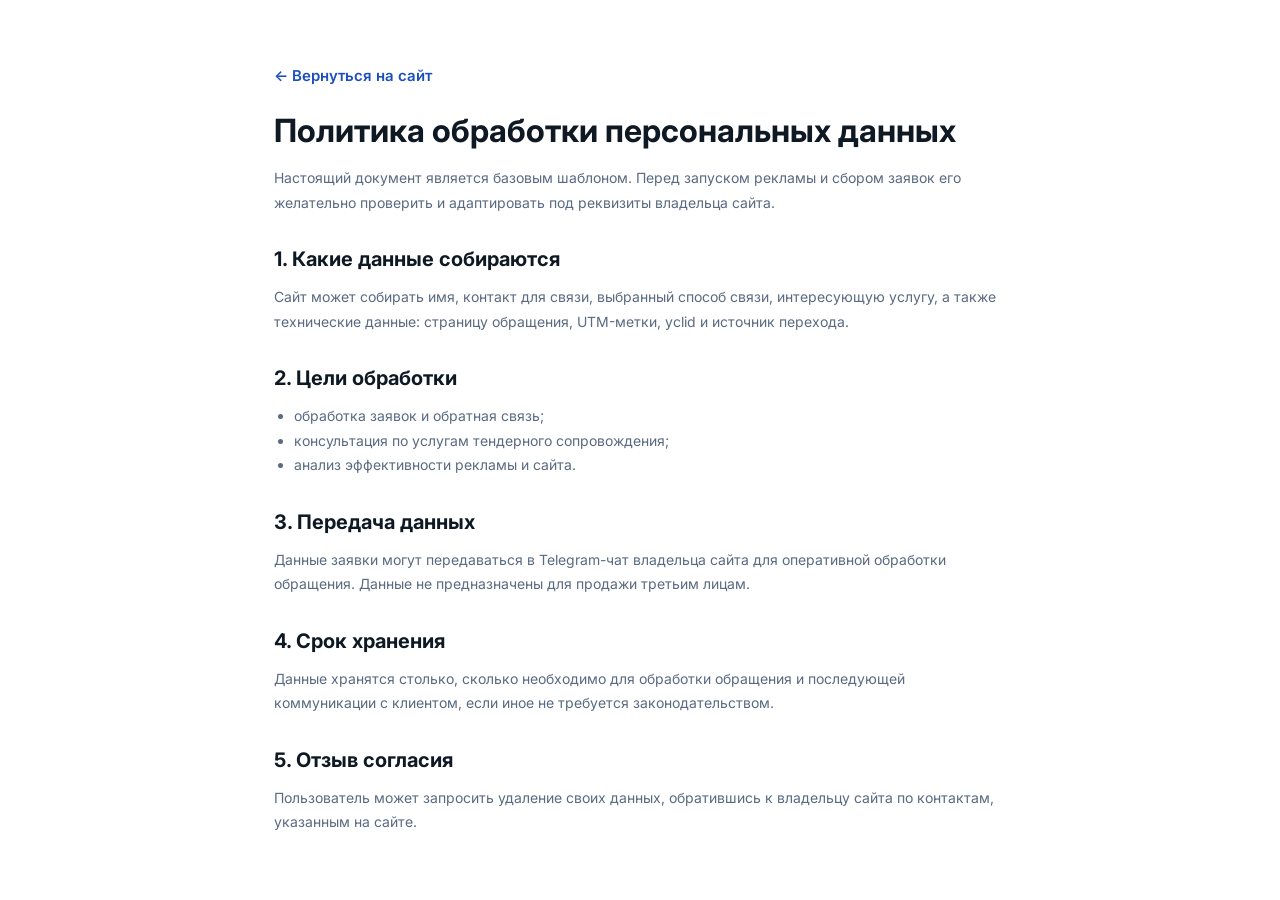
<file: privacy.html>
<!DOCTYPE html>
<html lang="ru">
<head>
<meta charset="UTF-8">
<meta name="viewport" content="width=device-width, initial-scale=1.0">
<title>Политика обработки персональных данных — ПроТендеры</title>
<link rel="preconnect" href="https://fonts.googleapis.com">
<link href="https://fonts.googleapis.com/css2?family=Inter:wght@400;500;600;700&display=swap" rel="stylesheet">
<link rel="stylesheet" href="/css/style.css">
<style>.privacy-page{max-width:860px;margin:0 auto;padding:64px 5vw}.privacy-page h1{font-size:32px;line-height:1.2;margin-bottom:16px}.privacy-page h2{font-size:20px;margin:28px 0 10px}.privacy-page p,.privacy-page li{color:var(--muted);font-size:14px;line-height:1.75}.privacy-page ul{padding-left:20px}.privacy-back{display:inline-flex;margin-bottom:24px;color:var(--blue);font-weight:600}</style>
</head>
<body>
<main class="privacy-page">
<a class="privacy-back" href="/">← Вернуться на сайт</a>
<h1>Политика обработки персональных данных</h1>
<p>Настоящий документ является базовым шаблоном. Перед запуском рекламы и сбором заявок его желательно проверить и адаптировать под реквизиты владельца сайта.</p>
<h2>1. Какие данные собираются</h2>
<p>Сайт может собирать имя, контакт для связи, выбранный способ связи, интересующую услугу, а также технические данные: страницу обращения, UTM-метки, yclid и источник перехода.</p>
<h2>2. Цели обработки</h2>
<ul><li>обработка заявок и обратная связь;</li><li>консультация по услугам тендерного сопровождения;</li><li>анализ эффективности рекламы и сайта.</li></ul>
<h2>3. Передача данных</h2>
<p>Данные заявки могут передаваться в Telegram-чат владельца сайта для оперативной обработки обращения. Данные не предназначены для продажи третьим лицам.</p>
<h2>4. Срок хранения</h2>
<p>Данные хранятся столько, сколько необходимо для обработки обращения и последующей коммуникации с клиентом, если иное не требуется законодательством.</p>
<h2>5. Отзыв согласия</h2>
<p>Пользователь может запросить удаление своих данных, обратившись к владельцу сайта по контактам, указанным на сайте.</p>
</main>
</body>
</html>
</file>
<file: css/style.css>
*,*::before,*::after{box-sizing:border-box;margin:0;padding:0}
html{scroll-behavior:smooth}
:root{--blue:#1B4FBB;--blue-d:#143DA0;--blue-lt:#EDF2FF;--accent:#E8530A;--green:#1A7A4A;--text:#0F1923;--muted:#5A6A80;--light:#F4F6FA;--border:#DDE3EE}
body{font-family:'Inter',sans-serif;color:var(--text);background:#fff;font-size:15px;line-height:1.6;-webkit-font-smoothing:antialiased}
a{color:inherit;text-decoration:none}

.topbar{background:var(--blue);color:#fff;font-size:13px;padding:8px 5vw;display:flex;justify-content:space-between;align-items:center}
.topbar a{color:#fff;opacity:.85}.topbar a:hover{opacity:1}
.topbar-r{display:flex;gap:1.5rem}

nav{background:#fff;border-bottom:1px solid var(--border);padding:0 5vw;display:flex;align-items:center;justify-content:space-between;height:68px;position:sticky;top:0;z-index:100;box-shadow:0 1px 8px rgba(0,0,0,.06)}
.logo-text{font-size:20px;font-weight:700;color:var(--blue);letter-spacing:-.02em}.logo-text span{color:var(--accent)}
.nav-links{display:flex;gap:1.5rem}
.nav-links a{font-size:14px;color:var(--muted);font-weight:500;transition:color .15s}.nav-links a:hover{color:var(--blue)}
.btn-nav{background:var(--blue);color:#fff;font-size:13px;font-weight:600;padding:10px 22px;border-radius:6px;display:flex;align-items:center;gap:7px;transition:background .15s;cursor:pointer;border:none;font-family:inherit}.btn-nav:hover{background:var(--blue-d)}

  /* CONTACT TABS */
.contact-tabs{display:flex;gap:6px;margin-bottom:8px}
.ctab{flex:1;padding:8px 4px;border:1.5px solid var(--border);border-radius:6px;background:#fff;font-size:12px;font-weight:500;color:var(--muted);cursor:pointer;font-family:inherit;transition:border-color .15s,color .15s,background .15s}
.ctab.active{border-color:var(--blue);color:var(--blue);background:var(--blue-lt)}
.ctab:hover:not(.active){border-color:#aab8d4}
  
/* HERO */
.hero{background:linear-gradient(135deg,#0F2A6B 0%,#1B4FBB 60%,#2563EB 100%);color:#fff;padding:64px 5vw 56px;display:grid;grid-template-columns:1fr 380px;gap:4rem;align-items:center}
.hero-badge{display:inline-flex;align-items:center;gap:6px;background:rgba(255,255,255,.12);border:1px solid rgba(255,255,255,.2);font-size:12px;font-weight:500;padding:5px 12px;border-radius:20px;margin-bottom:1.25rem;color:#c7d8ff}
.hero h1{font-size:clamp(28px,3.5vw,44px);font-weight:700;line-height:1.18;margin-bottom:.75rem;letter-spacing:-.02em}
.hero h1 span{color:#93C5FD}
.hero-proof{display:inline-flex;align-items:center;gap:8px;background:rgba(255,255,255,.1);border:1px solid rgba(255,255,255,.18);padding:7px 14px;border-radius:6px;font-size:13px;color:rgba(255,255,255,.85);margin-bottom:1.25rem;cursor:pointer;transition:background .2s;border-width:1px}
.hero-proof:hover{background:rgba(255,255,255,.18)}
.hero-lead{font-size:16px;color:rgba(255,255,255,.8);line-height:1.65;margin-bottom:1.75rem;max-width:520px}
.hero-actions{display:flex;gap:12px;flex-wrap:wrap;margin-bottom:2rem}
.btn-accent{background:var(--accent);color:#fff;font-size:14px;font-weight:700;padding:14px 28px;border-radius:6px;display:inline-flex;align-items:center;gap:8px;transition:opacity .15s;cursor:pointer;border:none;font-family:inherit}.btn-accent:hover{opacity:.9}
.btn-white-ol{background:transparent;color:#fff;border:1.5px solid rgba(255,255,255,.4);font-size:14px;font-weight:500;padding:13px 24px;border-radius:6px;transition:border-color .15s;cursor:pointer;font-family:inherit;display:inline-flex;align-items:center}.btn-white-ol:hover{border-color:rgba(255,255,255,.8)}
.hero-trust{display:flex;gap:1.5rem;flex-wrap:wrap}
.trust-item{display:flex;align-items:center;gap:7px;font-size:13px;color:rgba(255,255,255,.7)}
.trust-dot{width:6px;height:6px;border-radius:50%;background:#4ADE80;flex-shrink:0}

.hero-card{background:#fff;color:var(--text);border-radius:12px;padding:2rem;box-shadow:0 20px 60px rgba(0,0,0,.25)}
.hero-card h3{font-size:17px;font-weight:700;margin-bottom:.3rem}
.hero-card>p{font-size:13px;color:var(--muted);margin-bottom:1.25rem}
.ff{margin-bottom:12px}
.ff label{display:block;font-size:12px;font-weight:500;color:var(--muted);margin-bottom:5px}
.ff input,.ff select{width:100%;padding:11px 14px;border:1.5px solid var(--border);border-radius:6px;font-size:14px;font-family:inherit;color:var(--text);outline:none;transition:border-color .15s}
.ff input:focus,.ff select:focus{border-color:var(--blue)}
.form-submit{width:100%;padding:13px;background:var(--blue);color:#fff;font-size:14px;font-weight:700;border:none;border-radius:6px;cursor:pointer;font-family:inherit;transition:background .15s;margin-top:4px}.form-submit:hover{background:var(--blue-d)}
.form-note{font-size:11px;color:var(--muted);text-align:center;margin-top:10px}

.stats-strip{background:var(--blue-lt);border-bottom:1px solid #C7D7F4;padding:0 5vw;display:flex}
.stat{flex:1;padding:1.5rem 1rem;border-right:1px solid #C7D7F4;text-align:center}.stat:last-child{border-right:none}
.stat-num{font-size:26px;font-weight:700;color:var(--blue);line-height:1;margin-bottom:3px}
.stat-label{font-size:12px;color:var(--muted)}

.section{padding:64px 5vw}
.section-alt{background:var(--light)}
.section-head{text-align:center;margin-bottom:3rem}
.stag{display:inline-block;background:var(--blue-lt);color:var(--blue);font-size:11px;font-weight:600;letter-spacing:.08em;text-transform:uppercase;padding:4px 12px;border-radius:20px;margin-bottom:.75rem}
.stitle{font-size:clamp(22px,3vw,32px);font-weight:700;line-height:1.2;letter-spacing:-.02em}.stitle span{color:var(--blue)}
.ssub{font-size:15px;color:var(--muted);margin-top:.6rem}

/* CREDENTIALS */
.cred-grid{display:grid;grid-template-columns:1fr 1fr;gap:3rem;align-items:start}
.cred-stats{display:grid;grid-template-columns:1fr 1fr;gap:12px}
.cred-box{background:#fff;border:1px solid var(--border);border-radius:10px;padding:1.25rem 1.5rem}
.cred-box-num{font-size:30px;font-weight:700;color:var(--blue);line-height:1;margin-bottom:4px}
.cred-box-label{font-size:12px;color:var(--muted);line-height:1.4}
.cred-box.wide{grid-column:1/-1;background:var(--blue);color:#fff}
.cred-box.wide .cred-box-num{color:#93C5FD;font-size:32px}
.cred-box.wide .cred-box-label{color:rgba(255,255,255,.75);font-size:13px}
.cred-right{display:flex;flex-direction:column;gap:14px}
.badge-row{display:flex;align-items:center;gap:12px;padding:14px 16px;background:#fff;border:1px solid var(--border);border-radius:8px}
.badge-icon{width:36px;height:36px;border-radius:8px;background:var(--blue-lt);display:flex;align-items:center;justify-content:center;color:var(--blue);flex-shrink:0}
.badge-title{font-size:13px;font-weight:600;margin-bottom:2px}
.badge-sub{font-size:12px;color:var(--muted)}
.audience-block{background:#fff;border:1px solid var(--border);border-radius:10px;padding:1.25rem 1.5rem}
.audience-block h4{font-size:12px;font-weight:700;color:var(--muted);text-transform:uppercase;letter-spacing:.07em;margin-bottom:12px}
.aud-list{display:flex;flex-direction:column;gap:8px}
.aud-item{display:flex;align-items:center;gap:8px;font-size:13px}
.aud-dot{width:6px;height:6px;border-radius:50%;background:var(--blue);flex-shrink:0}

/* ── DOCUMENT SLIDER ── */
.docs-section{padding:64px 0;background:#fff;overflow:hidden}
.docs-section-head{text-align:center;margin-bottom:2rem;padding:0 5vw}
.docs-slider-wrap{position:relative;padding:0 5vw}
.docs-track-outer{
  overflow:hidden;
  border-radius:4px;
}
.docs-track{
  display:flex;
  gap:16px;
  transition:transform .35s cubic-bezier(.4,0,.2,1);
  will-change:transform;
  cursor:grab;
  user-select:none;
}
.docs-track.dragging{cursor:grabbing;transition:none}
.doc-slide{
  flex:0 0 calc((100% - 16px*3) / 4);
  min-width:0;
}
.doc-thumb{
  position:relative;cursor:pointer;border-radius:8px;overflow:hidden;
  border:1px solid var(--border);background:var(--light);
  aspect-ratio:3/4;
  transition:transform .2s,box-shadow .2s;
}
.doc-thumb:hover{transform:translateY(-3px);box-shadow:0 8px 28px rgba(27,79,187,.18)}
.doc-thumb img{width:100%;height:100%;object-fit:cover;display:block;pointer-events:none}
.doc-thumb-overlay{
  position:absolute;inset:0;background:rgba(27,79,187,.0);
  display:flex;align-items:center;justify-content:center;
  transition:background .2s;
}
.doc-thumb:hover .doc-thumb-overlay{background:rgba(27,79,187,.35)}
.doc-thumb-overlay svg{opacity:0;transition:opacity .2s;color:#fff}
.doc-thumb:hover .doc-thumb-overlay svg{opacity:1}
.doc-caption{font-size:11px;color:var(--muted);text-align:center;padding:8px 8px 10px;background:#fff;border-top:1px solid var(--border);line-height:1.4}

/* Slider arrows */
.slider-arrow{
  position:absolute;top:50%;transform:translateY(-60%);
  width:40px;height:40px;border-radius:50%;
  background:#fff;border:1px solid var(--border);
  display:flex;align-items:center;justify-content:center;
  cursor:pointer;z-index:10;transition:background .15s,box-shadow .15s;
  box-shadow:0 2px 8px rgba(0,0,0,.1);
  color:var(--blue);
}
.slider-arrow:hover{background:var(--blue-lt);box-shadow:0 4px 14px rgba(27,79,187,.2)}
.slider-arrow.prev{left:calc(5vw - 20px)}
.slider-arrow.next{right:calc(5vw - 20px)}
.slider-arrow.disabled{opacity:.35;cursor:default;pointer-events:none}

/* Slider dots */
.slider-dots{display:flex;justify-content:center;gap:6px;margin-top:20px}
.slider-dot{width:7px;height:7px;border-radius:50%;background:var(--border);cursor:pointer;transition:background .2s,transform .2s}
.slider-dot.active{background:var(--blue);transform:scale(1.3)}

/* LIGHTBOX */
.lightbox{display:none;position:fixed;inset:0;background:rgba(0,0,0,.88);z-index:3000;align-items:center;justify-content:center;padding:20px}
.lightbox.open{display:flex}
.lightbox-inner{position:relative;max-width:720px;width:100%;display:flex;flex-direction:column;align-items:center;gap:14px}
.lightbox-img{max-height:82vh;max-width:100%;border-radius:8px;object-fit:contain;box-shadow:0 24px 64px rgba(0,0,0,.5)}
.lightbox-close{position:absolute;top:-48px;right:0;color:#fff;font-size:30px;cursor:pointer;background:none;border:none;opacity:.7;transition:opacity .2s;font-family:inherit;line-height:1}.lightbox-close:hover{opacity:1}
.lightbox-caption{color:rgba(255,255,255,.75);font-size:13px;text-align:center;max-width:500px}
.lightbox-nav{display:flex;align-items:center;gap:14px}
.lb-btn{background:rgba(255,255,255,.15);border:1px solid rgba(255,255,255,.25);color:#fff;padding:8px 20px;border-radius:6px;cursor:pointer;font-size:13px;font-family:inherit;transition:background .2s}.lb-btn:hover{background:rgba(255,255,255,.28)}
.lightbox-counter{font-size:12px;color:rgba(255,255,255,.45);min-width:48px;text-align:center}

/* SERVICES */
.svc-cat-label{font-size:11px;font-weight:700;letter-spacing:.1em;text-transform:uppercase;color:var(--muted);margin-bottom:14px;padding-bottom:10px;border-bottom:1px solid var(--border)}
.svc-grid{display:grid;grid-template-columns:repeat(3,1fr);gap:14px;margin-bottom:28px}
.svc-card{background:#fff;border:1.5px solid var(--border);border-radius:10px;padding:1.25rem;transition:border-color .2s,box-shadow .2s}
.svc-card:hover{border-color:var(--blue);box-shadow:0 4px 20px rgba(27,79,187,.1)}
.svc-top{display:flex;align-items:flex-start;justify-content:space-between;margin-bottom:.9rem}
.svc-ico{width:38px;height:38px;border-radius:8px;background:var(--blue-lt);display:flex;align-items:center;justify-content:center;color:var(--blue)}
.svc-n{font-size:11px;font-weight:700;color:#C7D7F4}
.svc-title{font-size:14px;font-weight:600;margin-bottom:.35rem;line-height:1.35}.svc-title strong{color:var(--blue)}
.svc-desc{font-size:12px;color:var(--muted);line-height:1.6}
.svc-sub{font-size:11px;color:var(--muted);margin-top:8px;padding-top:8px;border-top:1px solid var(--border)}.svc-sub span{display:block;margin-bottom:2px}

/* PACKAGES */
.pkg-grid{display:grid;grid-template-columns:repeat(3,1fr);gap:18px}
.pkg{background:#fff;border:1.5px solid var(--border);border-radius:12px;padding:1.75rem;display:flex;flex-direction:column}
.pkg.feat{border-color:var(--blue);box-shadow:0 8px 40px rgba(27,79,187,.15);position:relative}
.pkg-badge{position:absolute;top:-12px;left:50%;transform:translateX(-50%);background:var(--blue);color:#fff;font-size:11px;font-weight:600;letter-spacing:.05em;padding:3px 14px;border-radius:20px;white-space:nowrap}
.pkg-name{font-size:14px;font-weight:700;margin-bottom:.75rem;line-height:1.3}
.pkg-desc{font-size:13px;color:var(--muted);margin-bottom:1.25rem;padding-bottom:1.25rem;border-bottom:1px solid var(--border)}
.pkg-feats{flex:1;display:flex;flex-direction:column;gap:7px;margin-bottom:1.5rem}
.pf{display:flex;align-items:flex-start;gap:8px;font-size:12px}
.chk{display:inline-block;width:16px;height:16px;flex-shrink:0}
.pkg-btn{display:block;text-align:center;padding:11px;border-radius:6px;font-size:13px;font-weight:600;border:1.5px solid var(--blue);color:var(--blue);transition:background .15s,color .15s;cursor:pointer;background:transparent;width:100%;font-family:inherit}
.pkg.feat .pkg-btn{background:var(--blue);color:#fff}.pkg-btn:hover{background:var(--blue);color:#fff}

/* PROCESS */
.proc-steps{display:grid;grid-template-columns:repeat(5,1fr);gap:0;position:relative}
.proc-steps::before{content:'';position:absolute;top:26px;left:5%;right:5%;height:2px;background:var(--border);z-index:0}
.proc-step{text-align:center;padding:0 1rem;position:relative;z-index:1}
.proc-dot{width:52px;height:52px;border-radius:50%;background:var(--blue);color:#fff;font-size:16px;font-weight:700;display:flex;align-items:center;justify-content:center;margin:0 auto 1rem;border:3px solid #fff;box-shadow:0 0 0 2px var(--blue)}
.proc-title{font-size:13px;font-weight:600;margin-bottom:.35rem}
.proc-desc{font-size:12px;color:var(--muted);line-height:1.55}

/* WHY */
.adv-grid{display:grid;grid-template-columns:1fr 1fr;gap:2rem;align-items:start}
.adv-list{display:grid;grid-template-columns:1fr 1fr;gap:14px}
.adv-item{background:#fff;border:1px solid var(--border);border-radius:10px;padding:1.25rem}
.adv-icon{font-size:22px;margin-bottom:.6rem}
.adv-title{font-size:14px;font-weight:600;margin-bottom:.3rem}.adv-title span{color:var(--blue)}
.adv-desc{font-size:12px;color:var(--muted);line-height:1.55}
.adv-right{display:flex;flex-direction:column;gap:14px}
.hl-box{background:var(--blue);color:#fff;border-radius:12px;padding:1.75rem}
.hl-num{font-size:40px;font-weight:700;line-height:1;margin-bottom:.25rem}
.hl-label{font-size:13px;opacity:.8}
.fas-card{background:#FFF3EE;border:1.5px solid #FBBF9A;border-radius:10px;padding:1.5rem;display:flex;gap:1rem;align-items:flex-start}
.fas-ico{flex-shrink:0;width:40px;height:40px;background:var(--accent);border-radius:8px;display:flex;align-items:center;justify-content:center}
.fas-card h4{font-size:14px;font-weight:600;margin-bottom:.3rem}.fas-card h4 span{color:var(--accent)}
.fas-card p{font-size:12px;color:var(--muted);line-height:1.55}
.audit-mini{background:var(--blue);color:#fff;border-radius:10px;padding:1.5rem 1.75rem;display:flex;justify-content:space-between;align-items:center;gap:1.5rem}
.audit-mini h3{font-size:15px;font-weight:700;margin-bottom:.25rem}.audit-mini h3 span{color:#93C5FD}
.audit-mini p{font-size:12px;opacity:.8}
.btn-wh{background:#fff;color:var(--blue);font-size:13px;font-weight:700;padding:11px 22px;border-radius:6px;white-space:nowrap;transition:opacity .15s;cursor:pointer;border:none;font-family:inherit}.btn-wh:hover{opacity:.9}

/* FAQ */
.faq-list{max-width:720px;margin:0 auto;display:flex;flex-direction:column;gap:8px}
.faq-item{border:1px solid var(--border);border-radius:8px;overflow:hidden}
.faq-q{padding:1rem 1.25rem;font-size:14px;font-weight:600;cursor:pointer;display:flex;justify-content:space-between;align-items:center;background:#fff;user-select:none}.faq-q:hover{background:var(--light)}
.faq-a{padding:0 1.25rem 1rem;font-size:13px;color:var(--muted);line-height:1.65;display:none}
.faq-item.open .faq-a{display:block}
.faq-item.open .faq-q{background:var(--blue-lt);color:var(--blue)}
.faq-arrow{transition:transform .2s;font-size:16px}
.faq-item.open .faq-arrow{transform:rotate(180deg)}

/* CTA / FOOTER */
.cta-final{background:linear-gradient(135deg,#0F2A6B 0%,#1B4FBB 100%);color:#fff;text-align:center;padding:72px 5vw}
.cta-final h2{font-size:clamp(24px,3.5vw,40px);font-weight:700;margin-bottom:.75rem;letter-spacing:-.02em}
.cta-final h2 span{color:#93C5FD}
.cta-final p{font-size:16px;opacity:.8;margin-bottom:2rem}
.cta-btns{display:flex;gap:12px;justify-content:center;flex-wrap:wrap}
footer{background:#0F1923;color:#8898AA;padding:2.5rem 5vw;display:flex;justify-content:space-between;align-items:center;flex-wrap:wrap;gap:1rem}
.f-logo{font-size:18px;font-weight:700;color:#fff}.f-logo span{color:var(--accent)}
.f-links{display:flex;gap:1.5rem}
.f-links a{font-size:13px;color:#8898AA;transition:color .15s}.f-links a:hover{color:#fff}

/* POPUP */
.popup-overlay{display:none;position:fixed;inset:0;background:rgba(0,0,0,0);z-index:2000;align-items:center;justify-content:center;padding:20px;transition:background .25s}
.popup-overlay.open{display:flex;background:rgba(0,0,0,.55)}
.popup-modal{background:#fff;border-radius:12px;max-width:460px;width:100%;padding:2rem;box-shadow:0 20px 60px rgba(0,0,0,.25);position:relative;opacity:0;transform:translateY(24px) scale(.97);transition:opacity .28s cubic-bezier(.4,0,.2,1),transform .28s cubic-bezier(.4,0,.2,1)}
.popup-overlay.open .popup-modal{opacity:1;transform:translateY(0) scale(1)}
.popup-close{position:absolute;top:1rem;right:1.25rem;font-size:22px;cursor:pointer;color:var(--muted);line-height:1;background:none;border:none;font-family:inherit}.popup-close:hover{color:var(--text)}
.popup-modal h3{font-size:20px;font-weight:700;margin-bottom:.3rem}
.popup-sub{font-size:13px;color:var(--muted);margin-bottom:1.5rem}
.popup-success{display:none;text-align:center;padding:1.5rem 0}
.popup-success .ok-icon{font-size:48px;margin-bottom:.75rem}
.popup-success h4{font-size:18px;font-weight:700;margin-bottom:.5rem}
.popup-success p{font-size:13px;color:var(--muted)}

/* MODAL */
.modal-overlay{display:none;position:fixed;inset:0;background:rgba(0,0,0,.55);z-index:1000;align-items:center;justify-content:center;padding:20px}
.modal-overlay.open{display:flex}
.modal{background:#fff;border-radius:12px;max-width:660px;width:100%;max-height:90vh;overflow-y:auto;padding:2rem}
.modal-close{float:right;font-size:22px;cursor:pointer;color:var(--muted);line-height:1;margin-left:1rem}.modal-close:hover{color:var(--text)}
.modal h3{font-size:20px;font-weight:700;margin-bottom:.4rem}
.modal-sub{font-size:13px;color:var(--muted);margin-bottom:1.5rem}
.exp-item{display:flex;align-items:flex-start;gap:14px;padding:13px 0;border-bottom:1px solid var(--border)}
.exp-item:last-child{border-bottom:none}
.exp-year{font-size:11px;font-weight:600;color:var(--blue);letter-spacing:.06em;min-width:76px;padding-top:2px}
.exp-text{font-size:13px;line-height:1.6}.exp-text strong{color:var(--blue)}

  @media(min-width:901px){
  .stat:last-child{flex:1;border-bottom:none}
}
  
@media(max-width:900px){
  .hero{grid-template-columns:1fr}.hero-card{max-width:480px}
  .svc-grid{grid-template-columns:1fr 1fr}
  .pkg-grid{grid-template-columns:1fr}
.proc-steps{grid-template-columns:1fr 1fr;gap:2rem}.proc-steps::before{display:none}
.proc-step:last-child:nth-child(odd){grid-column:1/-1}
  .adv-grid,.cred-grid{grid-template-columns:1fr}
  .stats-strip{flex-wrap:wrap}
.stat{flex:0 0 50%;border-right:none;border-bottom:1px solid #C7D7F4}
.stat:last-child{flex:0 0 100%;border-bottom:none}
  .audit-mini{flex-direction:column}
  .doc-slide{flex:0 0 calc((100% - 16px*2) / 3)}
  .slider-arrow.prev{left:4px}
  .slider-arrow.next{right:4px}
}
@media(max-width:600px){
  .topbar{display:none}.nav-links{display:none}
  .svc-grid,.adv-list,.cred-stats{grid-template-columns:1fr}
  .doc-slide{flex:0 0 calc((100% - 16px) / 2)}
}
@media(max-width:400px){
  .doc-slide{flex:0 0 85%}
}

/* ═══ EDITED CONVERSION BLOCKS ═══ */
.form-note a { color: var(--blue); font-weight: 600; text-decoration: underline; text-underline-offset: 2px; }

.consultation-section { background: #fff; padding-top: 56px; padding-bottom: 56px; }
.consult-grid { display: grid; grid-template-columns: repeat(4, 1fr); gap: 14px; }
.consult-card { background: #fff; border: 1.5px solid var(--border); border-radius: 12px; padding: 1.35rem; box-shadow: 0 4px 18px rgba(15,25,35,.04); }
.consult-num { display: inline-flex; align-items: center; justify-content: center; height: 24px; padding: 0 9px; border-radius: 20px; background: var(--blue-lt); color: var(--blue); font-size: 11px; font-weight: 700; margin-bottom: 12px; }
.consult-card h3 { font-size: 15px; font-weight: 700; margin-bottom: 6px; }
.consult-card p { font-size: 13px; color: var(--muted); line-height: 1.55; }

.mobile-sticky-cta { display: none; }

@media(max-width:900px){
  .consult-grid { grid-template-columns: 1fr 1fr; }
}

@media(max-width:600px){
  body { padding-bottom: 72px; }
  .hero { padding-top: 42px; padding-bottom: 42px; gap: 2rem; }
  .hero h1 { font-size: clamp(30px, 9vw, 42px); }
  .hero-lead { font-size: 15px; }
  .hero-actions .btn-accent, .hero-actions .btn-white-ol { width: 100%; justify-content: center; }
  .hero-trust { gap: 10px; }
  .trust-item { width: 100%; }
  .consult-grid { grid-template-columns: 1fr; }
  .consultation-section { padding-top: 44px; padding-bottom: 44px; }
  .mobile-sticky-cta { position: fixed; left: 0; right: 0; bottom: 0; z-index: 1500; display: grid; grid-template-columns: 1.2fr .8fr; gap: 8px; padding: 10px; background: rgba(255,255,255,.96); border-top: 1px solid var(--border); box-shadow: 0 -8px 24px rgba(0,0,0,.08); }
  .mobile-sticky-cta button, .mobile-sticky-cta a { min-height: 46px; border-radius: 8px; border: none; font-family: inherit; font-size: 13px; font-weight: 800; display: flex; align-items: center; justify-content: center; }
  .mobile-sticky-cta button { background: var(--accent); color: #fff; }
  .mobile-sticky-cta a { background: var(--blue-lt); color: var(--blue); }
}
/* restore original right-column layout for WHY block */
#why .adv-grid {
  display: grid !important;
  grid-template-columns: 1fr 1fr !important;
  gap: 2rem !important;
  align-items: start !important;
  max-width: none !important;
  margin: 0 !important;
}

#why .adv-list {
  display: grid !important;
  grid-template-columns: 1fr 1fr !important;
  gap: 14px !important;
  margin-bottom: 0 !important;
}

#why .adv-item {
  min-height: auto !important;
  padding: 1.25rem !important;
  border: 1px solid var(--border) !important;
  border-radius: 10px !important;
  background: #fff !important;
}

#why .adv-icon {
  font-size: 22px !important;
  margin-bottom: .6rem !important;
}

#why .adv-title {
  font-size: 14px !important;
  line-height: 1.35 !important;
  margin-bottom: .3rem !important;
}

#why .adv-desc {
  font-size: 12px !important;
  line-height: 1.55 !important;
}

#why .adv-right {
  display: flex !important;
  flex-direction: column !important;
  gap: 14px !important;
  align-items: stretch !important;
}

#why .hl-box,
#why .fas-card,
#why .audit-mini {
  min-height: auto !important;
  border-radius: 10px !important;
}

#why .hl-box {
  padding: 1.75rem !important;
}

#why .fas-card {
  display: flex !important;
  flex-direction: row !important;
  gap: 1rem !important;
  align-items: flex-start !important;
  padding: 1.5rem !important;
}

#why .audit-mini {
  display: flex !important;
  flex-direction: row !important;
  justify-content: space-between !important;
  align-items: center !important;
  gap: 1.5rem !important;
  padding: 1.5rem 1.75rem !important;
}

@media (max-width: 900px) {
  #why .adv-grid {
    grid-template-columns: 1fr !important;
  }

  #why .adv-list {
    grid-template-columns: 1fr 1fr !important;
  }

  #why .audit-mini {
    flex-direction: column !important;
    align-items: flex-start !important;
  }
}

@media (max-width: 600px) {
  #why .adv-list {
    grid-template-columns: 1fr !important;
  }
}

/* delayed mobile sticky CTA */
@media(max-width:600px){
  .mobile-sticky-cta {
    opacity: 0 !important;
    transform: translateY(120%) !important;
    pointer-events: none !important;
    transition: opacity .25s ease, transform .25s ease !important;
  }

  .mobile-sticky-cta.is-visible {
    opacity: 1 !important;
    transform: translateY(0) !important;
    pointer-events: auto !important;
  }
}
</file>
